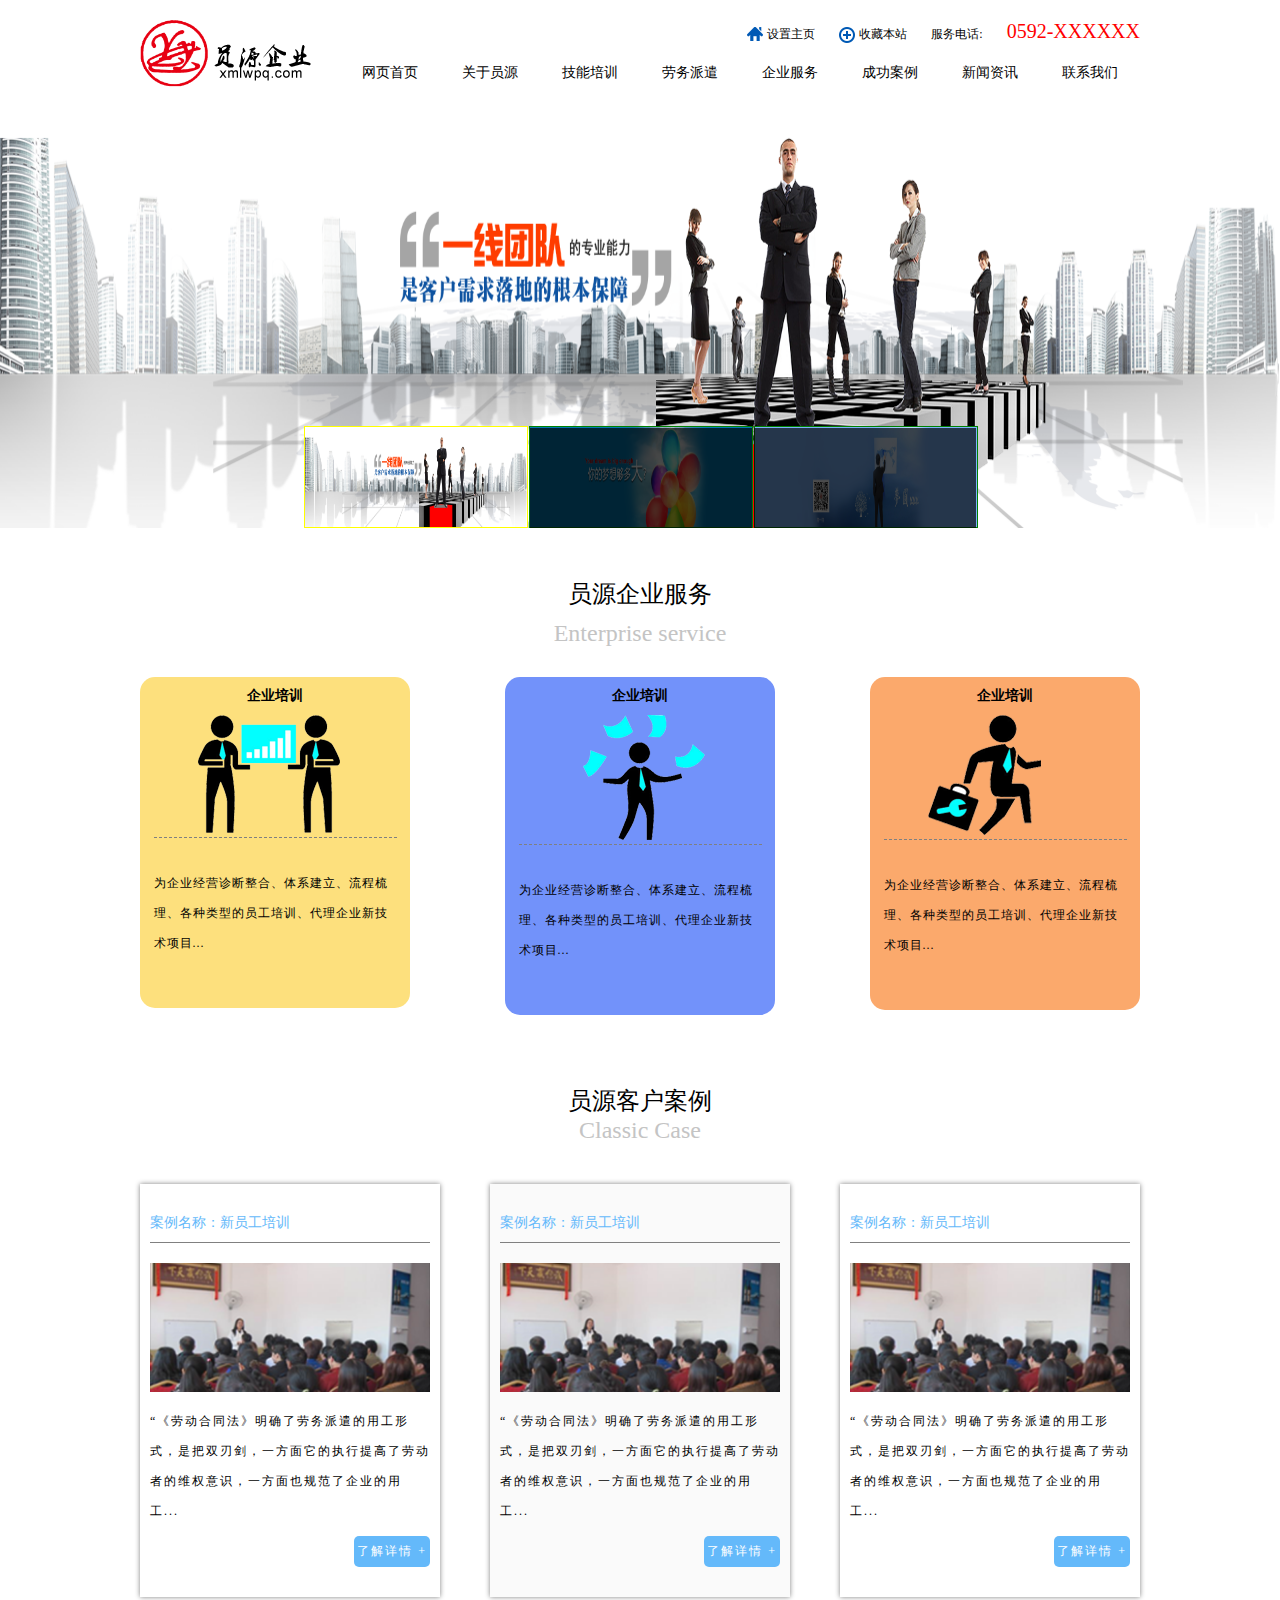
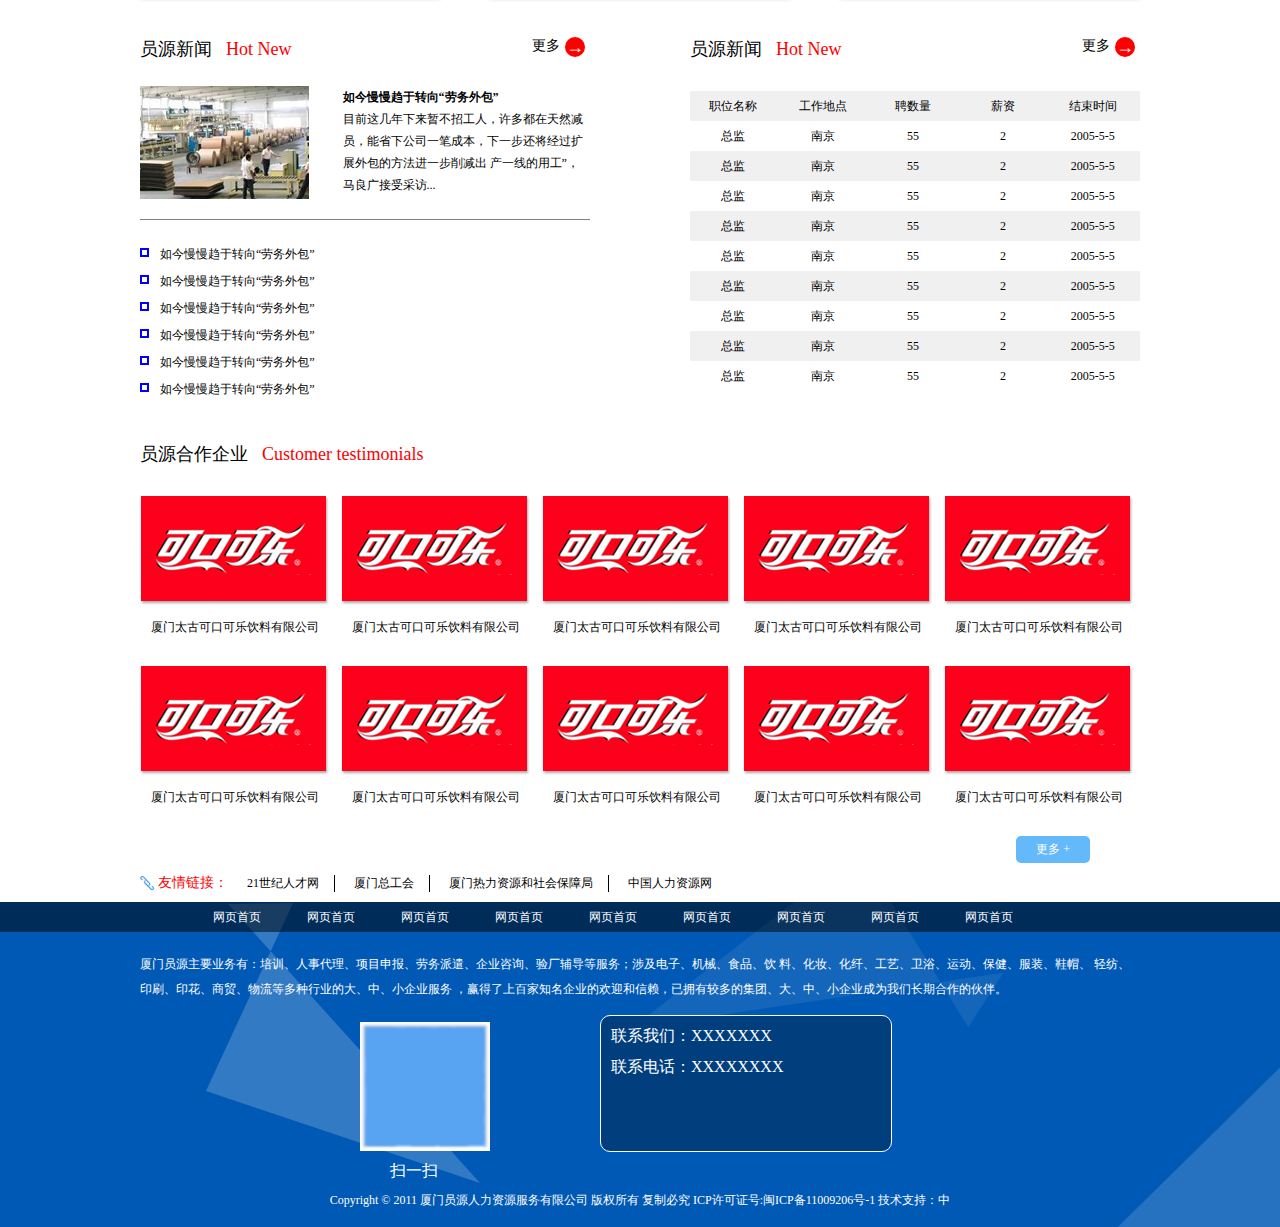
<file: index.html>
<!DOCTYPE html>
<html>
<head>
	<meta charset="utf-8">
	<title></title>
	<link rel="stylesheet" type="text/css" href="css/index.css">
	<link rel="stylesheet" type="text/css" href="font/iconfont.css">
	<script type="text/javascript" src="js/jquery-1.11.3.js"></script>
	<script type="text/javascript" src="js/index.js"></script>
</head>
<body>
	<div class="header layout">
		<div class="telbox pull-right">
			<a class="mainpage" href=""><img src="image/home.png">设置主页</a>
			<a class="addpage" href=""><img src="image/add.png">收藏本站</a>
			<a class="severtel" href="">服务电话:</a>
			<a class="telnum" href="">0592-XXXXXX</a>
		</div>
		<img src="image/logo.png">
		<div class="nav">
			<ul><li><a href="">网页首页</a></li></ul>
			<ul><li><a href="">关于员源</a></li></ul>
			<ul><li><a href="">技能培训</a></li></ul>
			<ul><li><a href="">劳务派遣</a></li></ul>
			<ul><li><a href="">企业服务</a></li></ul>
			<ul><li><a href="">成功案例</a></li></ul>
			<ul><li><a href="">新闻资讯</a></li></ul>
			<ul><li><a href="">联系我们</a></li></ul>
		</div>
		<p class="cle"></p>
	</div>

	<div class="banner">
		<div class="imgList">
			<div class="img"><img src="image/banner1.png"></div>
			<div class="img"><img src="image/banner2.png"></div>
			<div class="img"><img src="image/banner3.png"></div>
		</div>
		<div class="spanList"></div>
		<div class="opacity"></div>
		<div class="mleft"><</div>
		<div class="mright">></div>
	</div>

	<div class="contentone layout">
		<p>员源企业服务</p>
		<p>Enterprise service</p>
		<div class="content-inner">
			<div class="innerradius">
				<p>企业培训</p>
				<img src="image/top1.png">
				<span>
					为企业经营诊断整合、体系建立、流程梳理、各种类型的员工培训、代理企业新技术项目...
				</span>
			</div>
			<div class="revamp innerradius">
				<p>企业培训</p>
				<img src="image/top2.png">
				<span>
					为企业经营诊断整合、体系建立、流程梳理、各种类型的员工培训、代理企业新技术项目...
				</span>
			</div>
			<div class="innerradius revamp1">
				<p>企业培训</p>
				<img src="image/top3.png">
				<span>
					为企业经营诊断整合、体系建立、流程梳理、各种类型的员工培训、代理企业新技术项目...
				</span>
			</div>
			<p class="cle"></p>
		</div>
		<p class="cle"></p>
	</div>

	<div class="contenttwo layout">
		<p>员源客户案例</p>
		<p>Classic Case</p>
		<div class="twoInnerBox">
			<div class="innerLeft">
				<p>案例名称：新员工培训</p>
				<img src="image/people.png">
				<span>“《劳动合同法》明确了劳务派遣的用工形式，是把双刃剑，一方面它的执行提高了劳动者的维权意识，一方面也规范了企业的用工...
				</span>
				<span>了解详情&nbsp;+</span>
				<div class="cle"></div>
			</div>

			<div class="innerLeft bg">
				<p>案例名称：新员工培训</p>
				<img src="image/people.png">
				<span>“《劳动合同法》明确了劳务派遣的用工形式，是把双刃剑，一方面它的执行提高了劳动者的维权意识，一方面也规范了企业的用工...
				</span>
				<span>了解详情&nbsp;+</span>
				<div class="cle"></div>
			</div>

			<div class="innerLeft">
				<p>案例名称：新员工培训</p>
				<img src="image/people.png">
				<span>“《劳动合同法》明确了劳务派遣的用工形式，是把双刃剑，一方面它的执行提高了劳动者的维权意识，一方面也规范了企业的用工...
				</span>
				<span>了解详情&nbsp;+</span>
				<div class="cle"></div>
			</div>
			
		</div>
		<p class="cle"></p>
	</div>

	<div class="contentthree layout">
		<div class="leftbox pull-left">
			<div class="tTitle">
				<span>员源新闻</span>
				<span>Hot New</span>
				<span>
					<a href="">更多</a>
					<span><a href="">→</a></span>
				</span>
			</div>
			<div class="inner-one">
				<img src="image/worker.png">
				<div>
					<p>如今慢慢趋于转向“劳务外包”</p>
					<p>目前这几年下来暂不招工人，许多都在天然减员，能省下公司一笔成本，下一步还将经过扩展外包的方法进一步削减出	产一线的用工”，马良广接受采访...
					</p>
				</div>
				<p class="cle"></p>
			</div>
			<ul>
					<li><a href="">如今慢慢趋于转向“劳务外包”</a></li>
					<li><a href="">如今慢慢趋于转向“劳务外包”</a></li>
					<li><a href="">如今慢慢趋于转向“劳务外包”</a></li>
					<li><a href="">如今慢慢趋于转向“劳务外包”</a></li>
					<li><a href="">如今慢慢趋于转向“劳务外包”</a></li>
					<li><a href="">如今慢慢趋于转向“劳务外包”</a></li>
				</ul>
		</div>
		<div class="rightbox pull-right">
			<div class="tTitle">
				<span>员源新闻</span>
				<span>Hot New</span>
				<span>
					<a href="">更多</a>
					<span><a href="">→</a></span>
				</span>
			</div>
			<div class="rightInner">
				<div>
					<span>职位名称</span>
					<span>工作地点</span>
					<span>聘数量</span>
					<span>薪资</span>
					<span>结束时间</span>
				</div>
				<div>
					<span>总监</span>
					<span>南京</span>
					<span>55</span>
					<span>2</span>
					<span>2005-5-5</span>
				</div>
				<div>
					<span>总监</span>
					<span>南京</span>
					<span>55</span>
					<span>2</span>
					<span>2005-5-5</span>
				</div>
				<div>
					<span>总监</span>
					<span>南京</span>
					<span>55</span>
					<span>2</span>
					<span>2005-5-5</span>
				</div>
				<div>
					<span>总监</span>
					<span>南京</span>
					<span>55</span>
					<span>2</span>
					<span>2005-5-5</span>
				</div>
				<div>
					<span>总监</span>
					<span>南京</span>
					<span>55</span>
					<span>2</span>
					<span>2005-5-5</span>
				</div>
				<div>
					<span>总监</span>
					<span>南京</span>
					<span>55</span>
					<span>2</span>
					<span>2005-5-5</span>
				</div>
				<div>
					<span>总监</span>
					<span>南京</span>
					<span>55</span>
					<span>2</span>
					<span>2005-5-5</span>
				</div>
				<div>
					<span>总监</span>
					<span>南京</span>
					<span>55</span>
					<span>2</span>
					<span>2005-5-5</span>
				</div>
				<div>
					<span>总监</span>
					<span>南京</span>
					<span>55</span>
					<span>2</span>
					<span>2005-5-5</span>
				</div>
			</div>
		</div>
		<p class="cle"></p>
	</div>

	<div class="contentfour layout">
		<div class="fourT">
			<span>员源合作企业</span>
			<span>Customer testimonials</span>
		</div>
		<div class="fourInner">
			<ul>
				<li>
					<a href=""><img src="image/kkkl.png"></a>
					<a href="">厦门太古可口可乐饮料有限公司</a>
				</li>
				<li>
					<a href=""><img src="image/kkkl.png"></a>
					<a href="">厦门太古可口可乐饮料有限公司</a>
				</li>
				<li>
					<a href=""><img src="image/kkkl.png"></a>
					<a href="">厦门太古可口可乐饮料有限公司</a>
				</li>
				<li>
					<a href=""><img src="image/kkkl.png"></a>
					<a href="">厦门太古可口可乐饮料有限公司</a>
				</li>
				<li>
					<a href=""><img src="image/kkkl.png"></a>
					<a href="">厦门太古可口可乐饮料有限公司</a>
				</li>
				<li>
					<a href=""><img src="image/kkkl.png"></a>
					<a href="">厦门太古可口可乐饮料有限公司</a>
				</li>
				<li>
					<a href=""><img src="image/kkkl.png"></a>
					<a href="">厦门太古可口可乐饮料有限公司</a>
				</li>
				<li>
					<a href=""><img src="image/kkkl.png"></a>
					<a href="">厦门太古可口可乐饮料有限公司</a>
				</li>
				<li>
					<a href=""><img src="image/kkkl.png"></a>
					<a href="">厦门太古可口可乐饮料有限公司</a>
				</li>
				<li>
					<a href=""><img src="image/kkkl.png"></a>
					<a href="">厦门太古可口可乐饮料有限公司</a>
				</li>
			</ul>
			<span>更多&nbsp;+</span>
		</div>
		<p class="cle"></p>
	</div>

	<div class="flink layout">
		<span class="iconimg icon">&#xe679;</span>
		<span>友情链接：</span>
		<a href="">21世纪人才网</a>
		<a href="">厦门总工会</a>
		<a href="">厦门热力资源和社会保障局</a>
		<a href="">中国人力资源网</a>
	</div>

	<div class="footer">
		<div class="footernav">
			<div class="layout">
				<ul>
					<li><a href="">网页首页</a></li>
					<li><a href="">网页首页</a></li>
					<li><a href="">网页首页</a></li>
					<li><a href="">网页首页</a></li>
					<li><a href="">网页首页</a></li>
					<li><a href="">网页首页</a></li>
					<li><a href="">网页首页</a></li>
					<li><a href="">网页首页</a></li>
					<li><a href="">网页首页</a></li>
				</ul>
				<p class="cle"></p>
			</div>
			<p class="cle"></p>
		</div>
		<div class="footerinner layout">
			<p>厦门员源主要业务有：培训、人事代理、项目申报、劳务派遣、企业咨询、验厂辅导等服务；涉及电子、机械、食品、饮		料、化妆、化纤、工艺、卫浴、运动、保健、服装、鞋帽、
				轻纺、印刷、印花、商贸、物流等多种行业的大、中、小企业服务
				，赢得了上百家知名企业的欢迎和信赖，已拥有较多的集团、大、中、小企业成为我们长期合作的伙伴。</p>
		</div>

		<div class="footerimg layout">
			<div class="erweima">
				<img src="image/ewm.png">
				<span>扫一扫</span>
			</div>
			<div class="erweima1">
				<p>联系我们：XXXXXXX</p>
				<p>联系电话：XXXXXXXX</p>
			</div>
			<p class="cle"></p>
		</div>
		<p class="gaoding layout">
			Copyright © 2011 厦门员源人力资源服务有限公司  版权所有  复制必究 ICP许可证号:闽ICP备11009206号-1  技术支持：中
		</p>
</div>
</body>
</html>
</file>
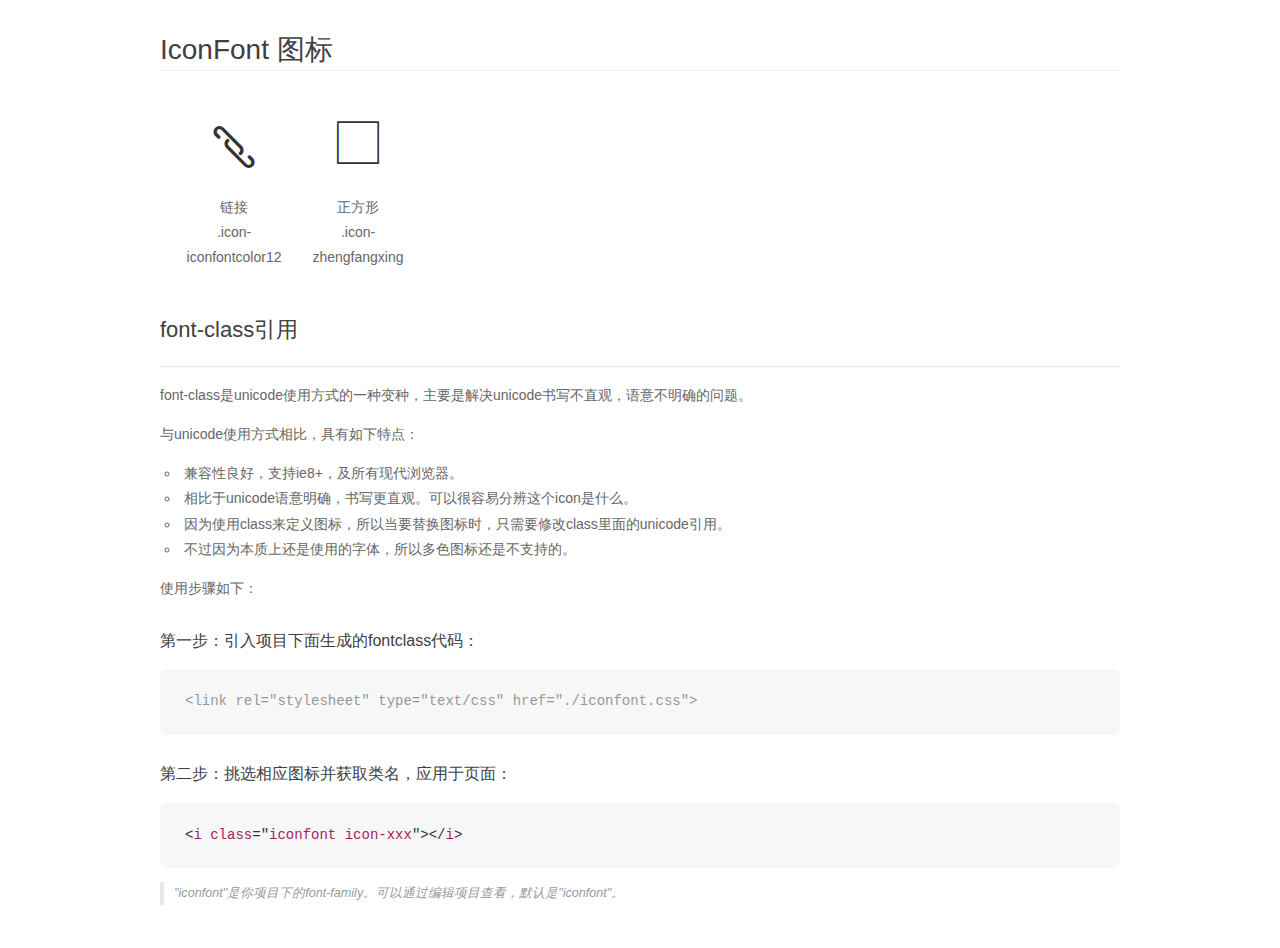
<file: font/demo_fontclass.html>
<!DOCTYPE html>
<html>
<head>
    <meta charset="utf-8"/>
    <title>IconFont</title>
    <link rel="stylesheet" href="demo.css">
    <link rel="stylesheet" href="iconfont.css">
</head>
<body>
    <div class="main markdown">
        <h1>IconFont 图标</h1>
        <ul class="icon_lists clear">
            
                <li>
                <i class="icon iconfont icon-iconfontcolor12"></i>
                    <div class="name">链接</div>
                    <div class="fontclass">.icon-iconfontcolor12</div>
                </li>
            
                <li>
                <i class="icon iconfont icon-zhengfangxing"></i>
                    <div class="name">正方形</div>
                    <div class="fontclass">.icon-zhengfangxing</div>
                </li>
            
        </ul>

        <h2 id="font-class-">font-class引用</h2>
        <hr>

        <p>font-class是unicode使用方式的一种变种，主要是解决unicode书写不直观，语意不明确的问题。</p>
        <p>与unicode使用方式相比，具有如下特点：</p>
        <ul>
        <li>兼容性良好，支持ie8+，及所有现代浏览器。</li>
        <li>相比于unicode语意明确，书写更直观。可以很容易分辨这个icon是什么。</li>
        <li>因为使用class来定义图标，所以当要替换图标时，只需要修改class里面的unicode引用。</li>
        <li>不过因为本质上还是使用的字体，所以多色图标还是不支持的。</li>
        </ul>
        <p>使用步骤如下：</p>
        <h3 id="-fontclass-">第一步：引入项目下面生成的fontclass代码：</h3>


        <pre><code class="lang-js hljs javascript"><span class="hljs-comment">&lt;link rel="stylesheet" type="text/css" href="./iconfont.css"&gt;</span></code></pre>
        <h3 id="-">第二步：挑选相应图标并获取类名，应用于页面：</h3>
        <pre><code class="lang-css hljs">&lt;<span class="hljs-selector-tag">i</span> <span class="hljs-selector-tag">class</span>="<span class="hljs-selector-tag">iconfont</span> <span class="hljs-selector-tag">icon-xxx</span>"&gt;&lt;/<span class="hljs-selector-tag">i</span>&gt;</code></pre>
        <blockquote>
        <p>"iconfont"是你项目下的font-family。可以通过编辑项目查看，默认是"iconfont"。</p>
        </blockquote>
    </div>
</body>
</html>
</file>
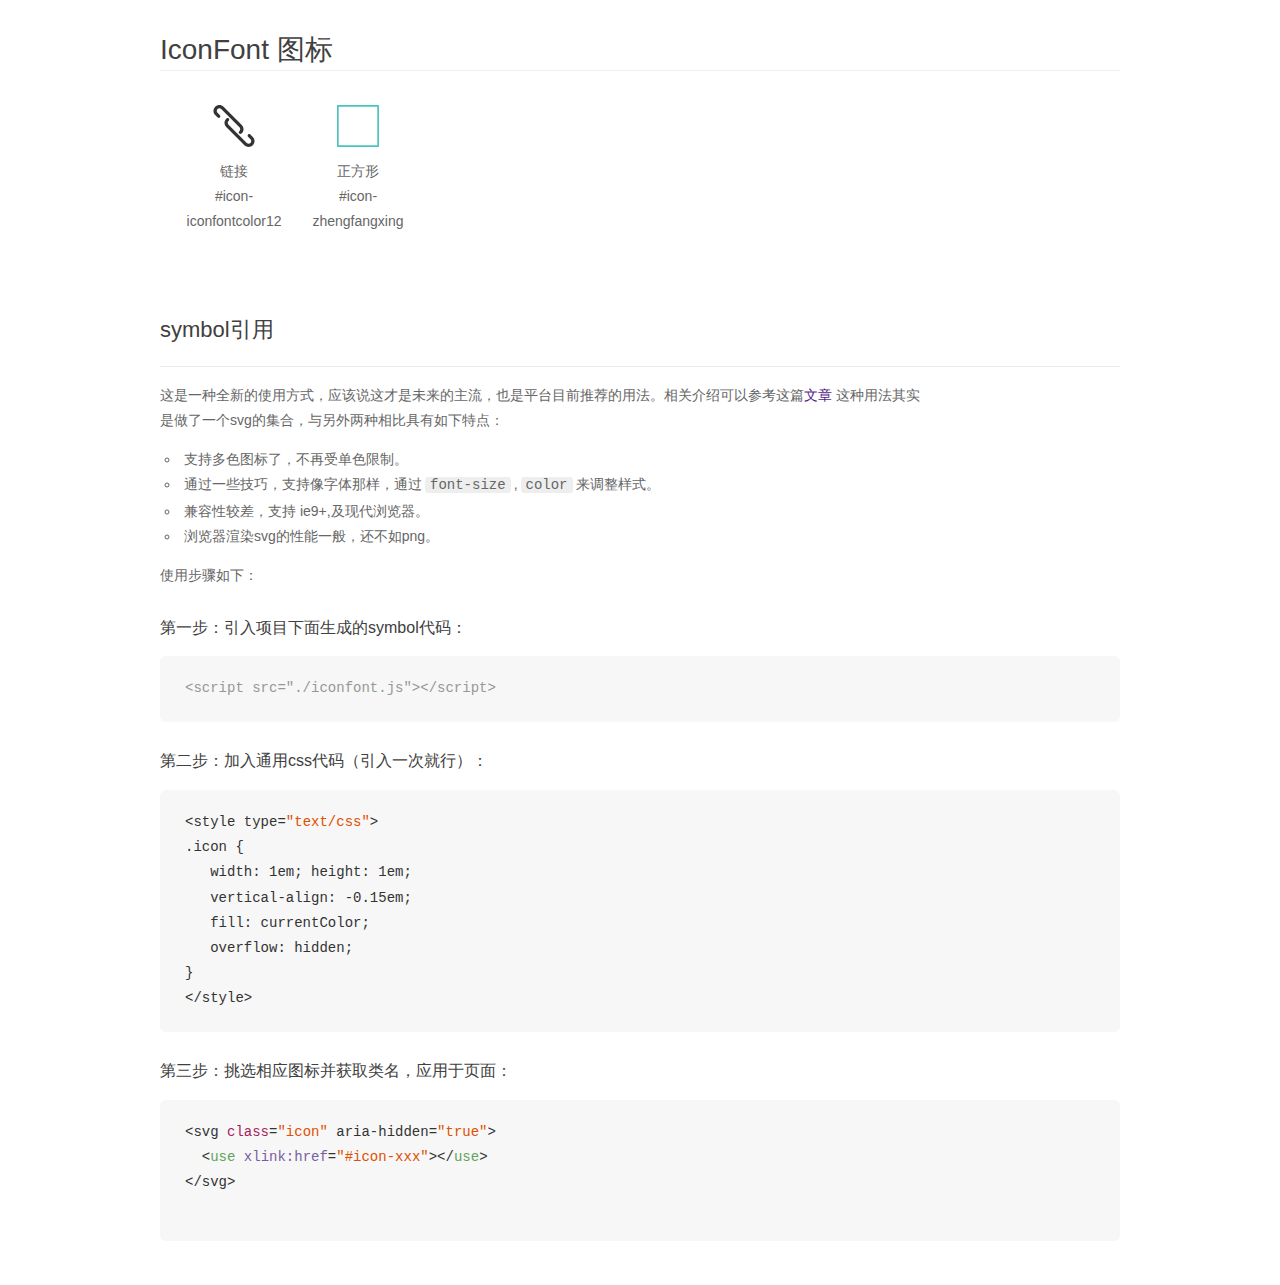
<file: font/demo_symbol.html>
<!DOCTYPE html>
<html>
<head>
    <meta charset="utf-8"/>
    <title>IconFont</title>
    <link rel="stylesheet" href="demo.css">
    <script src="iconfont.js"></script>

    <style type="text/css">
        .icon {
          /* 通过设置 font-size 来改变图标大小 */
          width: 1em; height: 1em;
          /* 图标和文字相邻时，垂直对齐 */
          vertical-align: -0.15em;
          /* 通过设置 color 来改变 SVG 的颜色/fill */
          fill: currentColor;
          /* path 和 stroke 溢出 viewBox 部分在 IE 下会显示
             normalize.css 中也包含这行 */
          overflow: hidden;
        }

    </style>
</head>
<body>
    <div class="main markdown">
        <h1>IconFont 图标</h1>
        <ul class="icon_lists clear">
            
                <li>
                    <svg class="icon" aria-hidden="true">
                        <use xlink:href="#icon-iconfontcolor12"></use>
                    </svg>
                    <div class="name">链接</div>
                    <div class="fontclass">#icon-iconfontcolor12</div>
                </li>
            
                <li>
                    <svg class="icon" aria-hidden="true">
                        <use xlink:href="#icon-zhengfangxing"></use>
                    </svg>
                    <div class="name">正方形</div>
                    <div class="fontclass">#icon-zhengfangxing</div>
                </li>
            
        </ul>


        <h2 id="symbol-">symbol引用</h2>
        <hr>

        <p>这是一种全新的使用方式，应该说这才是未来的主流，也是平台目前推荐的用法。相关介绍可以参考这篇<a href="">文章</a>
        这种用法其实是做了一个svg的集合，与另外两种相比具有如下特点：</p>
        <ul>
          <li>支持多色图标了，不再受单色限制。</li>
          <li>通过一些技巧，支持像字体那样，通过<code>font-size</code>,<code>color</code>来调整样式。</li>
          <li>兼容性较差，支持 ie9+,及现代浏览器。</li>
          <li>浏览器渲染svg的性能一般，还不如png。</li>
        </ul>
        <p>使用步骤如下：</p>
        <h3 id="-symbol-">第一步：引入项目下面生成的symbol代码：</h3>
        <pre><code class="lang-js hljs javascript"><span class="hljs-comment">&lt;script src="./iconfont.js"&gt;&lt;/script&gt;</span></code></pre>
        <h3 id="-css-">第二步：加入通用css代码（引入一次就行）：</h3>
        <pre><code class="lang-js hljs javascript">&lt;style type=<span class="hljs-string">"text/css"</span>&gt;
.icon {
   width: <span class="hljs-number">1</span>em; height: <span class="hljs-number">1</span>em;
   vertical-align: <span class="hljs-number">-0.15</span>em;
   fill: currentColor;
   overflow: hidden;
}
&lt;<span class="hljs-regexp">/style&gt;</span></code></pre>
        <h3 id="-">第三步：挑选相应图标并获取类名，应用于页面：</h3>
        <pre><code class="lang-js hljs javascript">&lt;svg <span class="hljs-class"><span class="hljs-keyword">class</span></span>=<span class="hljs-string">"icon"</span> aria-hidden=<span class="hljs-string">"true"</span>&gt;<span class="xml"><span class="hljs-tag">
  &lt;<span class="hljs-name">use</span> <span class="hljs-attr">xlink:href</span>=<span class="hljs-string">"#icon-xxx"</span>&gt;</span><span class="hljs-tag">&lt;/<span class="hljs-name">use</span>&gt;</span>
</span>&lt;<span class="hljs-regexp">/svg&gt;
        </span></code></pre>
    </div>
</body>
</html>
</file>
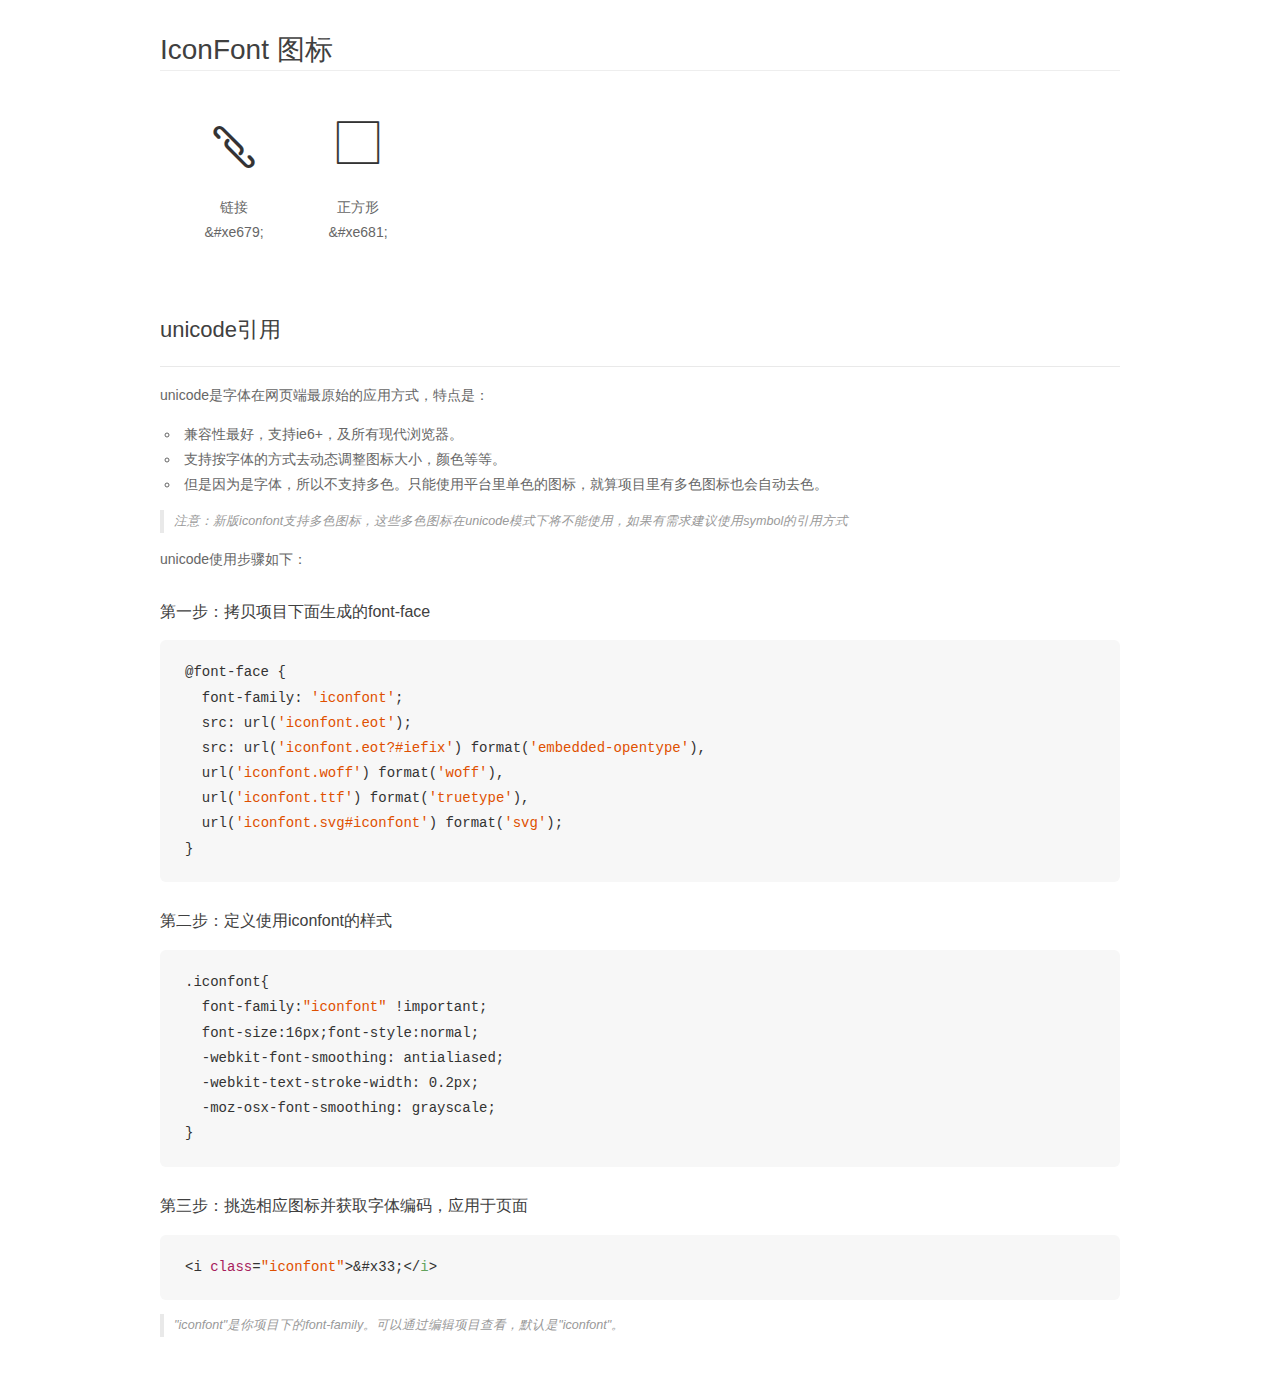
<file: font/demo_unicode.html>
<!DOCTYPE html>
<html>
<head>
    <meta charset="utf-8"/>
    <title>IconFont</title>
    <link rel="stylesheet" href="demo.css">

    <style type="text/css">

        @font-face {font-family: "iconfont";
          src: url('iconfont.eot'); /* IE9*/
          src: url('iconfont.eot#iefix') format('embedded-opentype'), /* IE6-IE8 */
          url('iconfont.woff') format('woff'), /* chrome, firefox */
          url('iconfont.ttf') format('truetype'), /* chrome, firefox, opera, Safari, Android, iOS 4.2+*/
          url('iconfont.svg#iconfont') format('svg'); /* iOS 4.1- */
        }

        .iconfont {
          font-family:"iconfont" !important;
          font-size:16px;
          font-style:normal;
          -webkit-font-smoothing: antialiased;
          -webkit-text-stroke-width: 0.2px;
          -moz-osx-font-smoothing: grayscale;
        }

    </style>
</head>
<body>
    <div class="main markdown">
        <h1>IconFont 图标</h1>
        <ul class="icon_lists clear">
            
                <li>
                <i class="icon iconfont">&#xe679;</i>
                    <div class="name">链接</div>
                    <div class="code">&amp;#xe679;</div>
                </li>
            
                <li>
                <i class="icon iconfont">&#xe681;</i>
                    <div class="name">正方形</div>
                    <div class="code">&amp;#xe681;</div>
                </li>
            
        </ul>
        <h2 id="unicode-">unicode引用</h2>
        <hr>

        <p>unicode是字体在网页端最原始的应用方式，特点是：</p>
        <ul>
        <li>兼容性最好，支持ie6+，及所有现代浏览器。</li>
        <li>支持按字体的方式去动态调整图标大小，颜色等等。</li>
        <li>但是因为是字体，所以不支持多色。只能使用平台里单色的图标，就算项目里有多色图标也会自动去色。</li>
        </ul>
        <blockquote>
        <p>注意：新版iconfont支持多色图标，这些多色图标在unicode模式下将不能使用，如果有需求建议使用symbol的引用方式</p>
        </blockquote>
        <p>unicode使用步骤如下：</p>
        <h3 id="-font-face">第一步：拷贝项目下面生成的font-face</h3>
        <pre><code class="lang-js hljs javascript">@font-face {
  font-family: <span class="hljs-string">'iconfont'</span>;
  src: url(<span class="hljs-string">'iconfont.eot'</span>);
  src: url(<span class="hljs-string">'iconfont.eot?#iefix'</span>) format(<span class="hljs-string">'embedded-opentype'</span>),
  url(<span class="hljs-string">'iconfont.woff'</span>) format(<span class="hljs-string">'woff'</span>),
  url(<span class="hljs-string">'iconfont.ttf'</span>) format(<span class="hljs-string">'truetype'</span>),
  url(<span class="hljs-string">'iconfont.svg#iconfont'</span>) format(<span class="hljs-string">'svg'</span>);
}
</code></pre>
        <h3 id="-iconfont-">第二步：定义使用iconfont的样式</h3>
        <pre><code class="lang-js hljs javascript">.iconfont{
  font-family:<span class="hljs-string">"iconfont"</span> !important;
  font-size:<span class="hljs-number">16</span>px;font-style:normal;
  -webkit-font-smoothing: antialiased;
  -webkit-text-stroke-width: <span class="hljs-number">0.2</span>px;
  -moz-osx-font-smoothing: grayscale;
}
</code></pre>
        <h3 id="-">第三步：挑选相应图标并获取字体编码，应用于页面</h3>
        <pre><code class="lang-js hljs javascript">&lt;i <span class="hljs-class"><span class="hljs-keyword">class</span></span>=<span class="hljs-string">"iconfont"</span>&gt;&amp;#x33;<span class="xml"><span class="hljs-tag">&lt;/<span class="hljs-name">i</span>&gt;</span></span></code></pre>

        <blockquote>
        <p>"iconfont"是你项目下的font-family。可以通过编辑项目查看，默认是"iconfont"。</p>
        </blockquote>
    </div>


</body>
</html>
</file>
<file: css/index.css>
html,body{height:auto}body{background:#fff}*{margin:0;padding:0;list-style-type:none;text-decoration:none}.icon{font-family:"iconfont"}.cle{clear:both;height:0;padding:0;margin:0;border:0}.clearFloat{*zoom:1}.clearFloat:after{content:"";clear:both;height:0}.pull-left{float:left}.pull-right{float:right}.layout{width:1000px;height:auto;margin:0 auto}.header .telbox{margin-top:20px;width:70%;height:auto;text-align:right}.header .telbox a{color:#000;font-size:12px;margin-left:20px;position:relative}.header .telbox a img{position:absolute;left:-20px;top:-20px}.header .telbox a:nth-of-type(1){margin-right:20px}.header .telbox a:nth-of-type(4){color:red;font-size:20px}.header img{margin-top:20px;float:left}.header .nav{float:right;width:80%;height:auto;margin-top:10px}.header .nav ul li{float:left}.header .nav ul li a{font-size:14px;color:#000;display:inline-block;background:#fff;padding:11px 22px}.header .nav ul li a:hover{display:inline-block;background:red;color:#fff}.banner{width:1349px;height:435px;position:relative;overflow:hidden}.banner .imgList{width:9999px;height:435px;position:absolute;top:0;left:0}.banner .imgList .img{width:1349px;height:435px;float:left}.banner .imgList .img img{width:100%;height:100%}.banner .spanList{position:absolute;left:0;bottom:0}.banner .spanList span{float:left;width:222px;height:100px;border:1px solid green;margin-left:1px}.banner .opacity{position:absolute;left:0;bottom:0}.banner .opacity span{float:left;width:222px;height:100px;margin-left:2px;background:rgba(0,0,0,0.7)}.banner .mleft{position:absolute;width:50px;height:100px;background:rgba(0,0,0,0.3);color:#fff;line-height:100px;cursor:pointer;text-align:center;top:40%;left:0;font-size:50px;display:none}.banner .mleft:hover{background:rgba(0,0,0,0.7);color:green}.banner .mright{position:absolute;width:50px;height:100px;background:rgba(0,0,0,0.3);color:#fff;line-height:100px;cursor:pointer;text-align:center;font-size:50px;top:40%;right:0;display:none}.banner .mright:hover{background:rgba(0,0,0,0.7);color:green}.banner:hover .mleft{display:block}.banner:hover .mright{display:block}.contentone{margin-top:50px}.contentone p{text-align:center;font-size:24px;color:#000;margin-top:10px}.contentone p:nth-of-type(2){color:#c4c4c4}.contentone .content-inner{margin-top:30px;margin-left:-95px}.contentone .content-inner .revamp{background:#7292fa}.contentone .content-inner .revamp img{margin-left:78px}.contentone .content-inner .revamp1{background:#fba96c}.innerradius{cursor:pointer;float:left;width:270px;height:auto;border-top-left-radius:15px;border-top-right-radius:15px;border-bottom-left-radius:15px;border-bottom-right-radius:15px;background:#fde07d;font-size:12px;margin-left:95px}.innerradius p{font-size:14px;font-weight:900}.innerradius img{margin-left:58px;margin-top:10px}.innerradius span{display:block;width:90%;height:auto;margin-left:5%;border-top:1px dashed gray;line-height:30px;padding-bottom:50px;padding-top:30px;letter-spacing:1px}.contenttwo{margin-top:60px}.contenttwo p{font-size:24px;color:#000;text-align:center}.contenttwo p:nth-of-type(2){color:#c4c4c4}.contenttwo .twoInnerBox{margin-left:-50px}.contenttwo .twoInnerBox .bg{background:#fafafa}.innerLeft{width:280px;height:auto;box-shadow:0 0 5px gray;padding:10px 10px 30px 10px;margin-top:40px;float:left;margin-left:50px}.innerLeft p{color:#64b9fa;font-size:14px;text-align:left;border-bottom:1px solid gray;padding-bottom:10px;padding-top:20px}.innerLeft img{margin-top:20px;width:100%;height:auto}.innerLeft span{margin-top:10px;font-size:12px;display:block;letter-spacing:2px;line-height:30px}.innerLeft span:nth-of-type(2){background:#64b9fa;float:right;cursor:pointer;color:#fff;text-align:center;line-height:25px;border-top-left-radius:5px;border-top-right-radius:5px;border-bottom-left-radius:5px;border-bottom-right-radius:5px;padding:3px}.contentthree{margin-top:40px}.contentthree .leftbox{width:45%;height:auto}.contentthree .leftbox .inner-one{margin-top:25px;border-bottom:1px solid gray;padding-bottom:20px}.contentthree .leftbox .inner-one img{float:left}.contentthree .leftbox .inner-one div{width:55%;height:auto;float:right}.contentthree .leftbox .inner-one div p{font-size:12px;color:#000;line-height:22px}.contentthree .leftbox .inner-one div p:nth-of-type(1){font-weight:900}.contentthree .leftbox ul{margin-top:20px}.contentthree .leftbox ul li{position:relative;padding-left:20px;line-height:25px}.contentthree .leftbox ul li:before{content:"";position:absolute;left:0;top:8px;width:5px;height:5px;border:2px solid blue;display:block}.contentthree .leftbox ul li a{font-size:12px;color:#000}.contentthree .tTitle span{color:#000;font-size:18px}.contentthree .tTitle span:nth-of-type(2){color:red;padding-left:10px}.contentthree .tTitle span:nth-of-type(3){color:red;font-size:14px;position:relative;float:right;padding-right:30px}.contentthree .tTitle span:nth-of-type(3) span{display:block;width:20px;height:20px;background:red;position:absolute;right:5px;top:0;border-radius:50%;text-align:center}.contentthree .tTitle span:nth-of-type(3) span a{color:#fff}.contentthree .tTitle span:nth-of-type(3) a{color:#000}.contentthree .rightbox{width:45%;height:auto}.contentthree .rightbox .rightInner{font-size:12px;color:#000;margin-top:30px}.contentthree .rightbox .rightInner div{width:100%;height:auto}.contentthree .rightbox .rightInner div:nth-of-type(odd){background:#f0f0f0}.contentthree .rightbox .rightInner div span{display:inline-block;width:19.3%;height:auto;text-align:center;line-height:30px}.contentfour{margin-top:40px}.contentfour .fourT span{font-size:18px;color:#000}.contentfour .fourT span:nth-of-type(2){color:red;padding-left:10px}.contentfour .fourInner{margin-top:30px;margin-left:-12px}.contentfour .fourInner ul li{float:left;margin-left:12px}.contentfour .fourInner ul li a:nth-of-type(2){display:block;font-size:12px;color:#000;text-align:center;padding-top:10px;padding-bottom:30px}.contentfour .fourInner span{float:right;margin-right:50px;font-size:12px;color:#fff;background:#64b9fa;padding:5px 20px;border-radius:5px;cursor:pointer}.flink{margin-top:10px}.flink span{font-size:14px}.flink span:nth-of-type(1){color:#4a9bec}.flink span:nth-of-type(2){color:red}.flink a{font-size:12px;display:inline-block;color:#000;border-right:1px solid #000;padding:0 15px}.flink a:nth-of-type(4){border:none}.footer{width:100%;height:325px;background:url("../image/footbg.png") no-repeat;margin-top:10px}.footer .footernav{background:rgba(0,0,0,0.5)}.footer .footernav div ul{margin:0 auto;width:900px}.footer .footernav div ul li{float:left}.footer .footernav div ul li a{color:#fff;font-size:12px;display:block;padding-left:23px;padding-right:23px;line-height:30px}.footer .footerinner p{margin-top:20px;color:#fff;font-size:12px;line-height:25px}.footer .footerimg .erweima{float:left;margin-left:220px;margin-top:20px}.footer .footerimg .erweima img{display:block}.footer .footerimg .erweima span{display:block;color:#fff;margin-top:10px;margin-left:30px}.footer .footerimg .erweima1{width:290px;height:135px;background:#003e7e;border:1px solid #fff;border-radius:10px;float:left;margin-top:13px;margin-left:110px}.footer .footerimg .erweima1 p{margin:10px 0 0 10px;color:#fff}.footer .gaoding{font-size:12px;color:#fff;text-align:center;margin-top:10px}
/*# sourceMappingURL=index.css.map */
</file>
<file: font/iconfont.css>
@font-face {font-family: "iconfont";
  src: url('iconfont.eot?t=1497347763428'); /* IE9*/
  src: url('iconfont.eot?t=1497347763428#iefix') format('embedded-opentype'), /* IE6-IE8 */
  url('iconfont.woff?t=1497347763428') format('woff'), /* chrome, firefox */
  url('iconfont.ttf?t=1497347763428') format('truetype'), /* chrome, firefox, opera, Safari, Android, iOS 4.2+*/
  url('iconfont.svg?t=1497347763428#iconfont') format('svg'); /* iOS 4.1- */
}

.iconfont {
  font-family:"iconfont" !important;
  font-size:16px;
  font-style:normal;
  -webkit-font-smoothing: antialiased;
  -moz-osx-font-smoothing: grayscale;
}

.icon-iconfontcolor12:before { content: "\e679"; }

.icon-zhengfangxing:before { content: "\e681"; }
</file>
<file: font/demo.css>
*{margin: 0;padding: 0;list-style: none;}
/*
KISSY CSS Reset
理念：1. reset 的目的不是清除浏览器的默认样式，这仅是部分工作。清除和重置是紧密不可分的。
2. reset 的目的不是让默认样式在所有浏览器下一致，而是减少默认样式有可能带来的问题。
3. reset 期望提供一套普适通用的基础样式。但没有银弹，推荐根据具体需求，裁剪和修改后再使用。
特色：1. 适应中文；2. 基于最新主流浏览器。
维护：玉伯<lifesinger@gmail.com>, 正淳<ragecarrier@gmail.com>
 */

/** 清除内外边距 **/
body, h1, h2, h3, h4, h5, h6, hr, p, blockquote, /* structural elements 结构元素 */
dl, dt, dd, ul, ol, li, /* list elements 列表元素 */
pre, /* text formatting elements 文本格式元素 */
form, fieldset, legend, button, input, textarea, /* form elements 表单元素 */
th, td /* table elements 表格元素 */ {
  margin: 0;
  padding: 0;
}

/** 设置默认字体 **/
body,
button, input, select, textarea /* for ie */ {
  font: 12px/1.5 tahoma, arial, \5b8b\4f53, sans-serif;
}
h1, h2, h3, h4, h5, h6 { font-size: 100%; }
address, cite, dfn, em, var { font-style: normal; } /* 将斜体扶正 */
code, kbd, pre, samp { font-family: courier new, courier, monospace; } /* 统一等宽字体 */
small { font-size: 12px; } /* 小于 12px 的中文很难阅读，让 small 正常化 */

/** 重置列表元素 **/
ul, ol { list-style: none; }

/** 重置文本格式元素 **/
a { text-decoration: none; }
a:hover { text-decoration: underline; }


/** 重置表单元素 **/
legend { color: #000; } /* for ie6 */
fieldset, img { border: 0; } /* img 搭车：让链接里的 img 无边框 */
button, input, select, textarea { font-size: 100%; } /* 使得表单元素在 ie 下能继承字体大小 */
/* 注：optgroup 无法扶正 */

/** 重置表格元素 **/
table { border-collapse: collapse; border-spacing: 0; }

/* 清除浮动 */
.ks-clear:after, .clear:after {
  content: '\20';
  display: block;
  height: 0;
  clear: both;
}
.ks-clear, .clear {
  *zoom: 1;
}

.main {
  padding: 30px 100px;
width: 960px;
margin: 0 auto;
}
.main h1{font-size:36px; color:#333; text-align:left;margin-bottom:30px; border-bottom: 1px solid #eee;}

.helps{margin-top:40px;}
.helps pre{
  padding:20px;
  margin:10px 0;
  border:solid 1px #e7e1cd;
  background-color: #fffdef;
  overflow: auto;
}

.icon_lists{
  width: 100% !important;

}

.icon_lists li{
  float:left;
  width: 100px;
  height:180px;
  text-align: center;
  list-style: none !important;
}
.icon_lists .icon{
  font-size: 42px;
  line-height: 100px;
  margin: 10px 0;
  color:#333;
  -webkit-transition: font-size 0.25s ease-out 0s;
  -moz-transition: font-size 0.25s ease-out 0s;
  transition: font-size 0.25s ease-out 0s;

}
.icon_lists .icon:hover{
  font-size: 100px;
}



.markdown {
  color: #666;
  font-size: 14px;
  line-height: 1.8;
}

.highlight {
  line-height: 1.5;
}

.markdown img {
  vertical-align: middle;
  max-width: 100%;
}

.markdown h1 {
  color: #404040;
  font-weight: 500;
  line-height: 40px;
  margin-bottom: 24px;
}

.markdown h2,
.markdown h3,
.markdown h4,
.markdown h5,
.markdown h6 {
  color: #404040;
  margin: 1.6em 0 0.6em 0;
  font-weight: 500;
  clear: both;
}

.markdown h1 {
  font-size: 28px;
}

.markdown h2 {
  font-size: 22px;
}

.markdown h3 {
  font-size: 16px;
}

.markdown h4 {
  font-size: 14px;
}

.markdown h5 {
  font-size: 12px;
}

.markdown h6 {
  font-size: 12px;
}

.markdown hr {
  height: 1px;
  border: 0;
  background: #e9e9e9;
  margin: 16px 0;
  clear: both;
}

.markdown p,
.markdown pre {
  margin: 1em 0;
}

.markdown > p,
.markdown > blockquote,
.markdown > .highlight,
.markdown > ol,
.markdown > ul {
  width: 80%;
}

.markdown ul > li {
  list-style: circle;
}

.markdown > ul li,
.markdown blockquote ul > li {
  margin-left: 20px;
  padding-left: 4px;
}

.markdown > ul li p,
.markdown > ol li p {
  margin: 0.6em 0;
}

.markdown ol > li {
  list-style: decimal;
}

.markdown > ol li,
.markdown blockquote ol > li {
  margin-left: 20px;
  padding-left: 4px;
}

.markdown code {
  margin: 0 3px;
  padding: 0 5px;
  background: #eee;
  border-radius: 3px;
}

.markdown pre {
  border-radius: 6px;
  background: #f7f7f7;
  padding: 20px;
}

.markdown pre code {
  border: none;
  background: #f7f7f7;
  margin: 0;
}

.markdown strong,
.markdown b {
  font-weight: 600;
}

.markdown > table {
  border-collapse: collapse;
  border-spacing: 0px;
  empty-cells: show;
  border: 1px solid #e9e9e9;
  width: 95%;
  margin-bottom: 24px;
}

.markdown > table th {
  white-space: nowrap;
  color: #333;
  font-weight: 600;

}

.markdown > table th,
.markdown > table td {
  border: 1px solid #e9e9e9;
  padding: 8px 16px;
  text-align: left;
}

.markdown > table th {
  background: #F7F7F7;
}

.markdown blockquote {
  font-size: 90%;
  color: #999;
  border-left: 4px solid #e9e9e9;
  padding-left: 0.8em;
  margin: 1em 0;
  font-style: italic;
}

.markdown blockquote p {
  margin: 0;
}

.markdown .anchor {
  opacity: 0;
  transition: opacity 0.3s ease;
  margin-left: 8px;
}

.markdown .waiting {
  color: #ccc;
}

.markdown h1:hover .anchor,
.markdown h2:hover .anchor,
.markdown h3:hover .anchor,
.markdown h4:hover .anchor,
.markdown h5:hover .anchor,
.markdown h6:hover .anchor {
  opacity: 1;
  display: inline-block;
}

.markdown > br,
.markdown > p > br {
  clear: both;
}


.hljs {
  display: block;
  background: white;
  padding: 0.5em;
  color: #333333;
  overflow-x: auto;
}

.hljs-comment,
.hljs-meta {
  color: #969896;
}

.hljs-string,
.hljs-variable,
.hljs-template-variable,
.hljs-strong,
.hljs-emphasis,
.hljs-quote {
  color: #df5000;
}

.hljs-keyword,
.hljs-selector-tag,
.hljs-type {
  color: #a71d5d;
}

.hljs-literal,
.hljs-symbol,
.hljs-bullet,
.hljs-attribute {
  color: #0086b3;
}

.hljs-section,
.hljs-name {
  color: #63a35c;
}

.hljs-tag {
  color: #333333;
}

.hljs-title,
.hljs-attr,
.hljs-selector-id,
.hljs-selector-class,
.hljs-selector-attr,
.hljs-selector-pseudo {
  color: #795da3;
}

.hljs-addition {
  color: #55a532;
  background-color: #eaffea;
}

.hljs-deletion {
  color: #bd2c00;
  background-color: #ffecec;
}

.hljs-link {
  text-decoration: underline;
}

pre{
  background: #fff;
}
</file>
